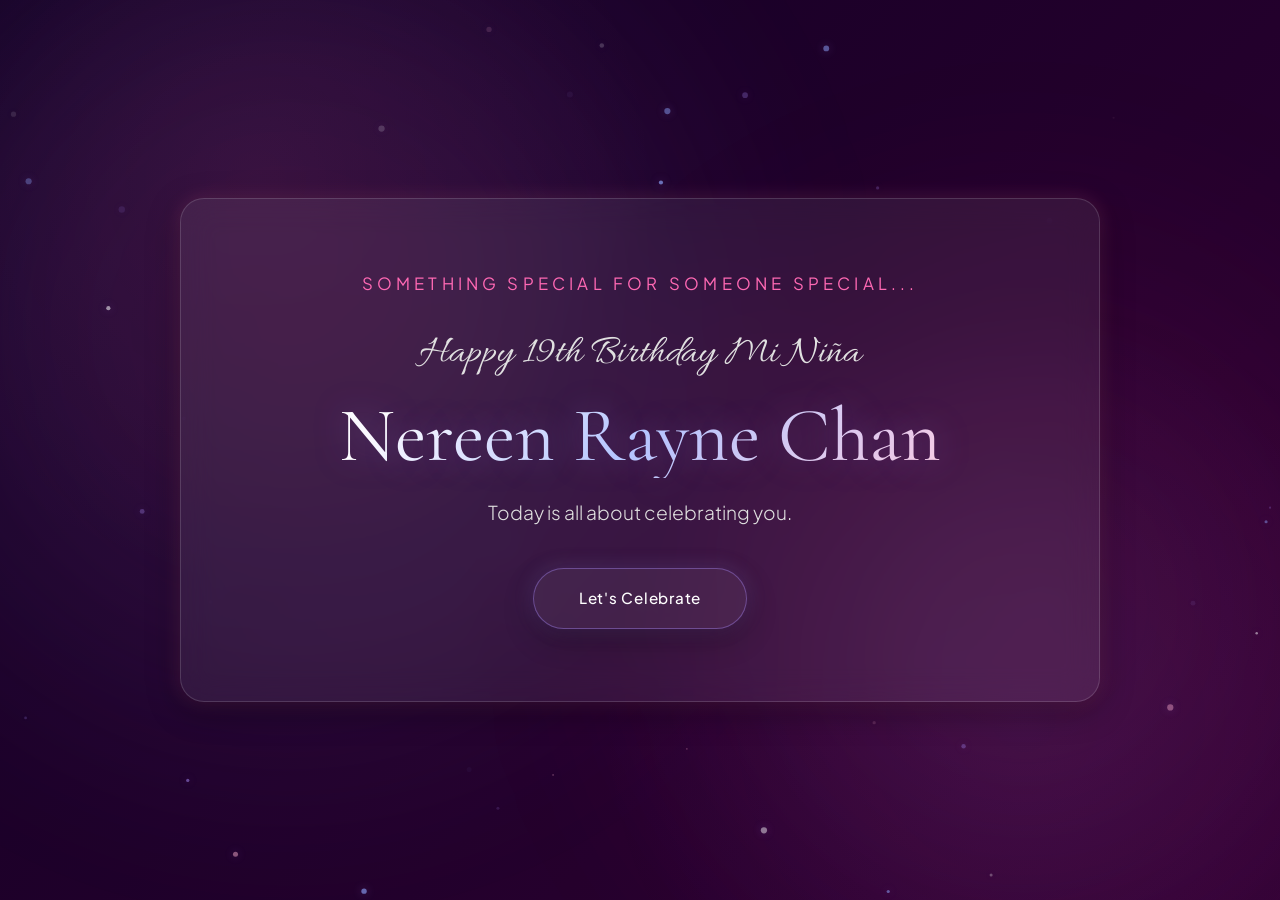
<file: index.html>
<!DOCTYPE html>
<html lang="en">
<head>
    <meta charset="UTF-8">
    <meta name="viewport" content="width=device-width, initial-scale=1.0">
    <title>Chapter 19 | Nereen Rayne Chan ✨</title>
    <link rel="preconnect" href="https://fonts.googleapis.com">
    <link rel="preconnect" href="https://fonts.gstatic.com" crossorigin>
    <link href="https://fonts.googleapis.com/css2?family=Cormorant+Garamond:ital,wght@0,300;0,400;0,600;1,400&family=Plus+Jakarta+Sans:wght@300;400;500;600&display=swap" rel="stylesheet">
    <link href="https://fonts.googleapis.com/css2?family=Allura&display=swap" rel="stylesheet">
    <link rel="stylesheet" href="css/style.css">
    <link rel="stylesheet" href="css/responsive.css">
</head>
<body data-page="index">
    <div id="loader" class="loader">
        <div class="loader-content">
            <span class="loader-text">For you...</span>
            <div class="loader-glow"></div>
        </div>
    </div>

    <div class="ambient-glow bg-glow-primary"></div>
    <div class="ambient-glow bg-glow-secondary"></div>
    <canvas id="particle-canvas" class="particle-canvas"></canvas>

    <main class="page-wrapper center-content">
        <section class="hero-card glass-panel fade-in">
            <p class="subtitle">Something special for someone special...</p>
            <h2 class="hero-eyebrow">Happy 19th Birthday Mi Niña</h2>
            <h1 class="hero-name glow-text">Nereen Rayne Chan</h1>
            <p class="hero-tagline">Today is all about celebrating you.</p>

            <div class="cta-wrapper">
                <a href="pages/birthday.html" class="btn-primary transition-trigger">
                    <span>Let's Celebrate</span>
                    <div class="btn-glow"></div>
                </a>
            </div>
        </section>
    </main>

    <script src="js/effects.js"></script>
    <script src="js/main.js"></script>
</body>
</html>
</file>
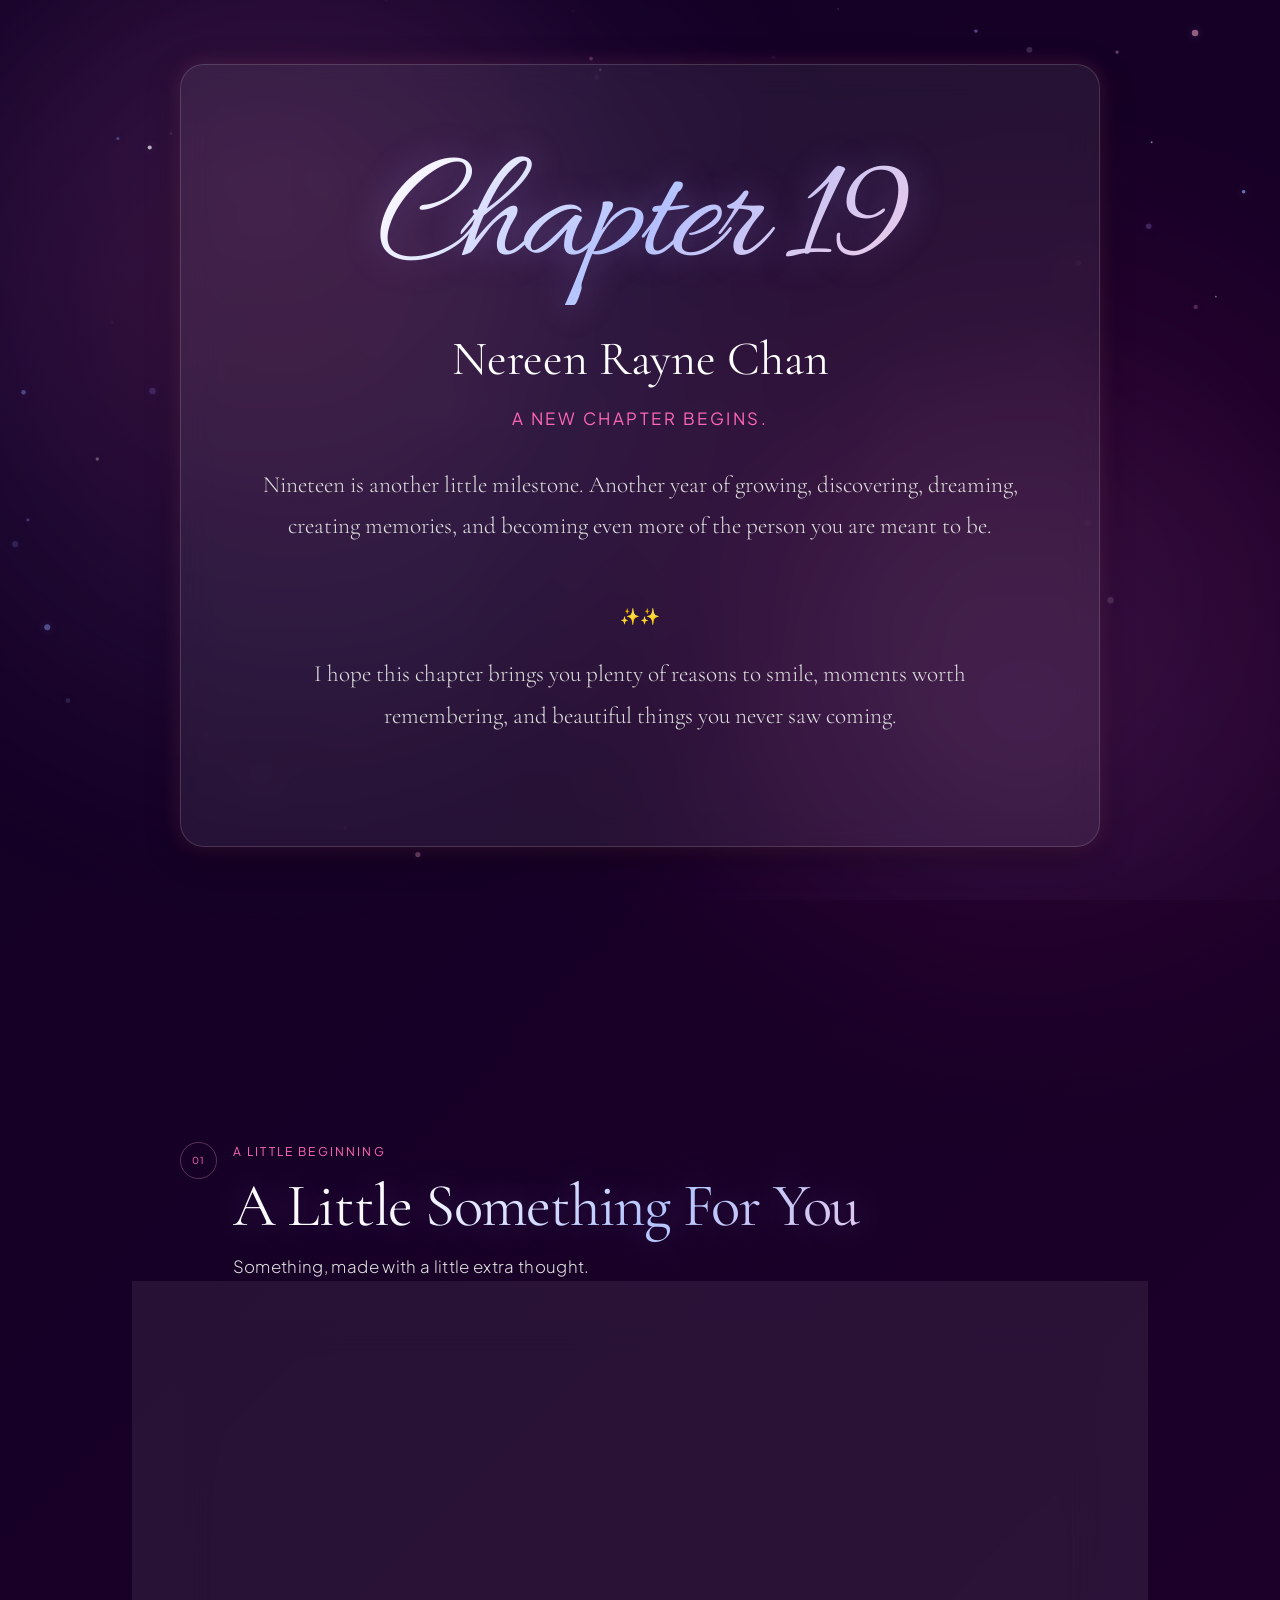
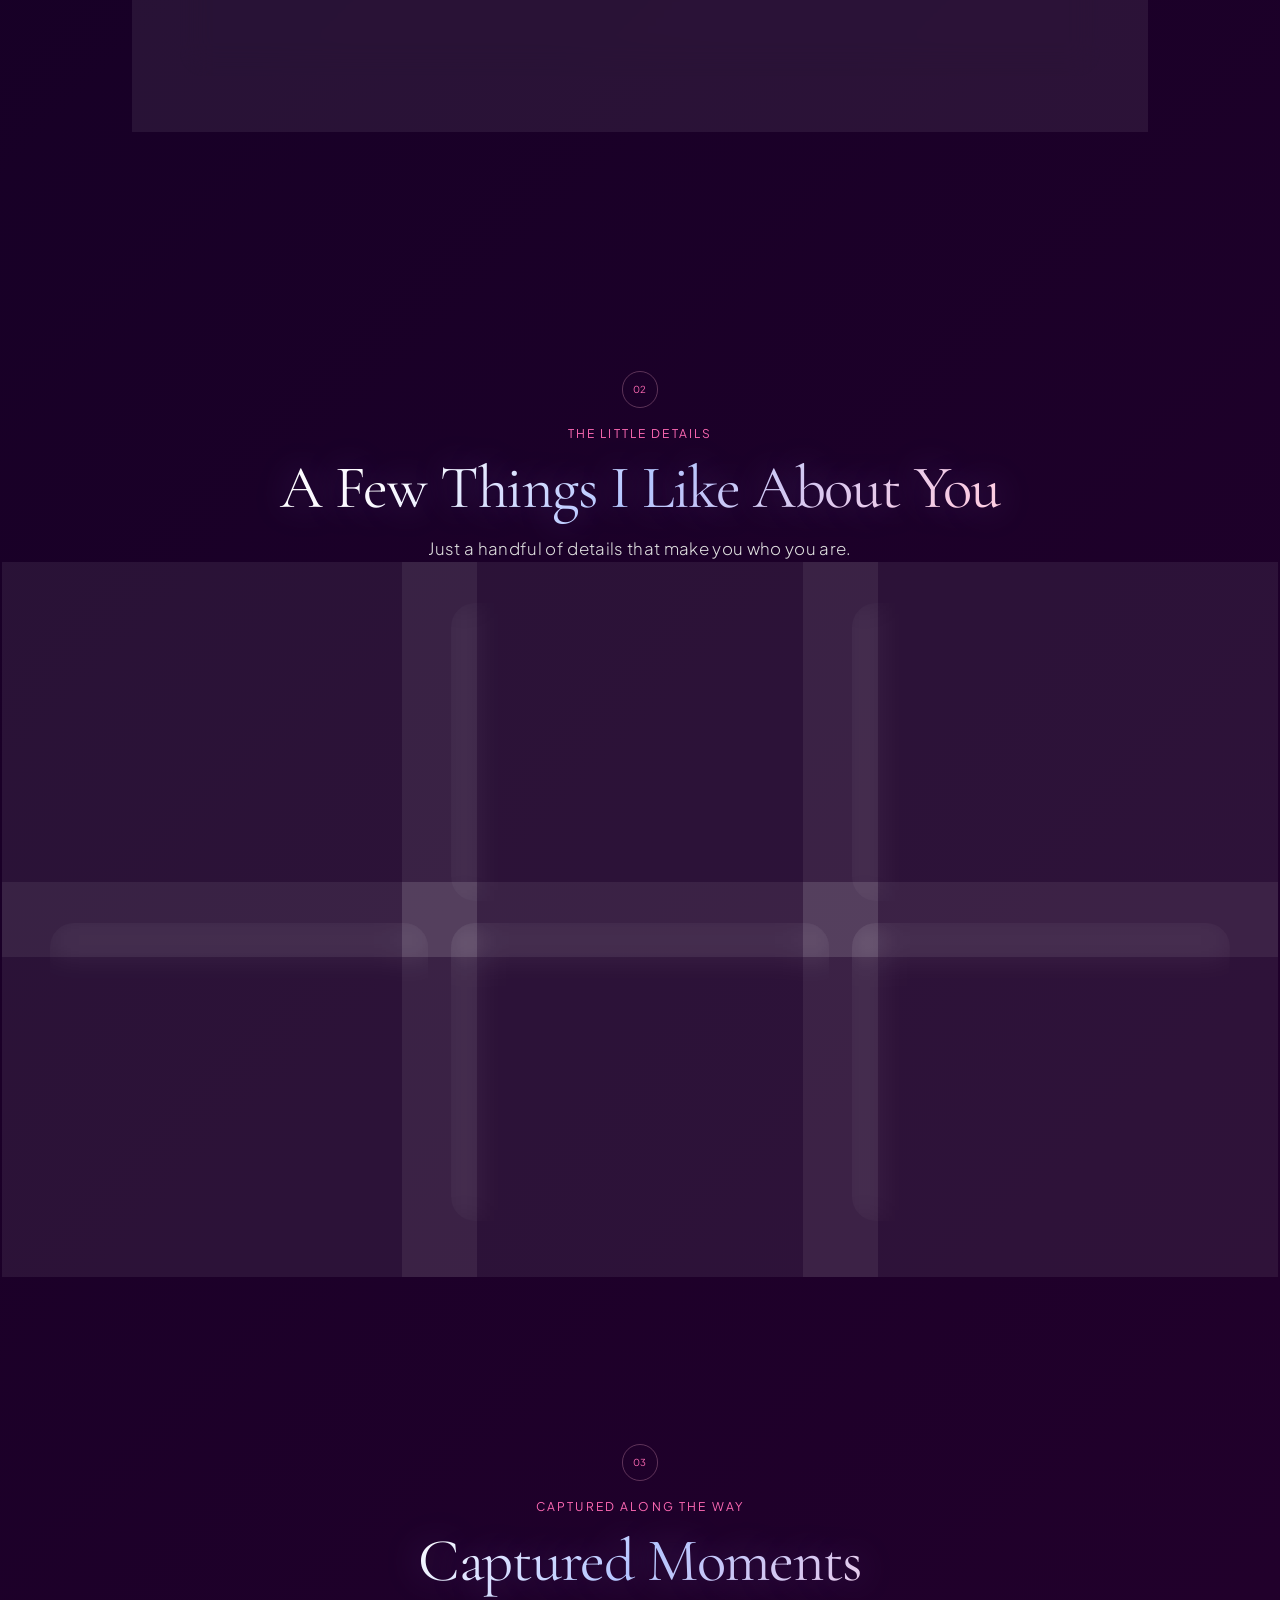
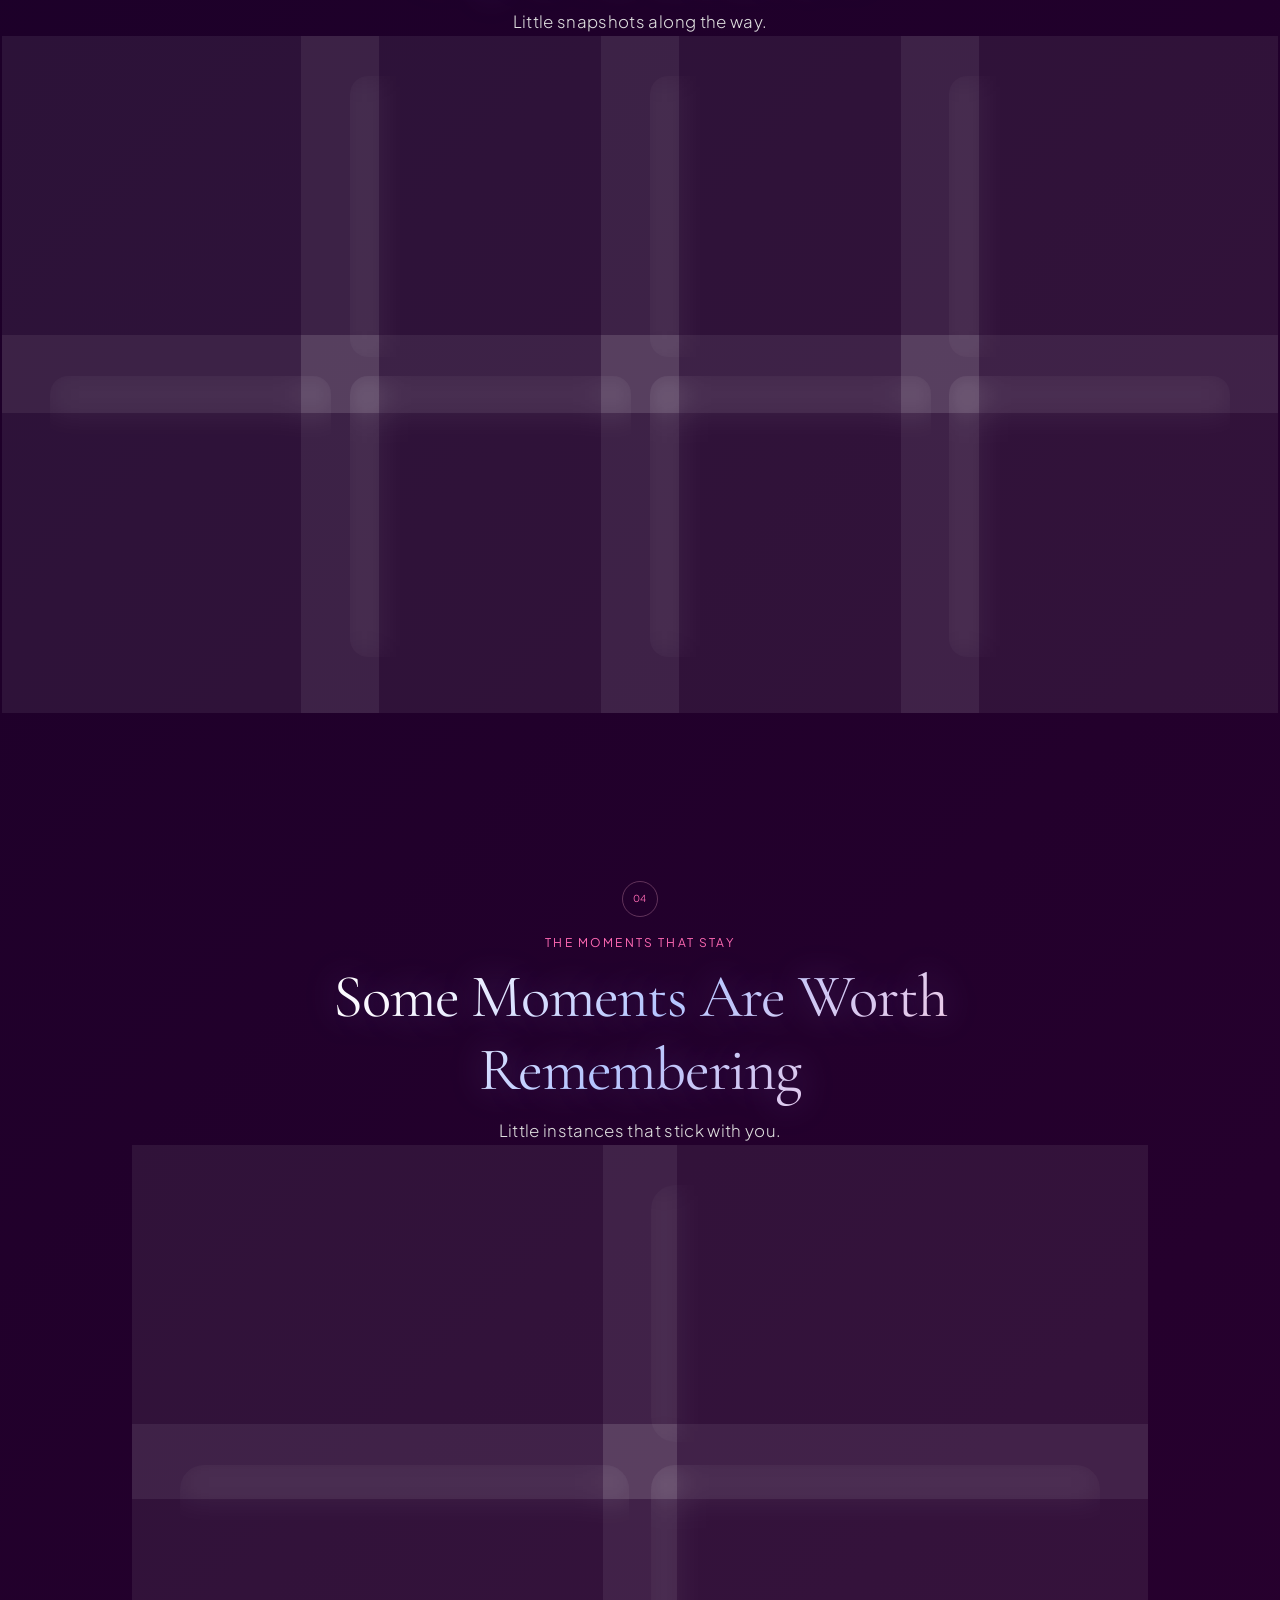
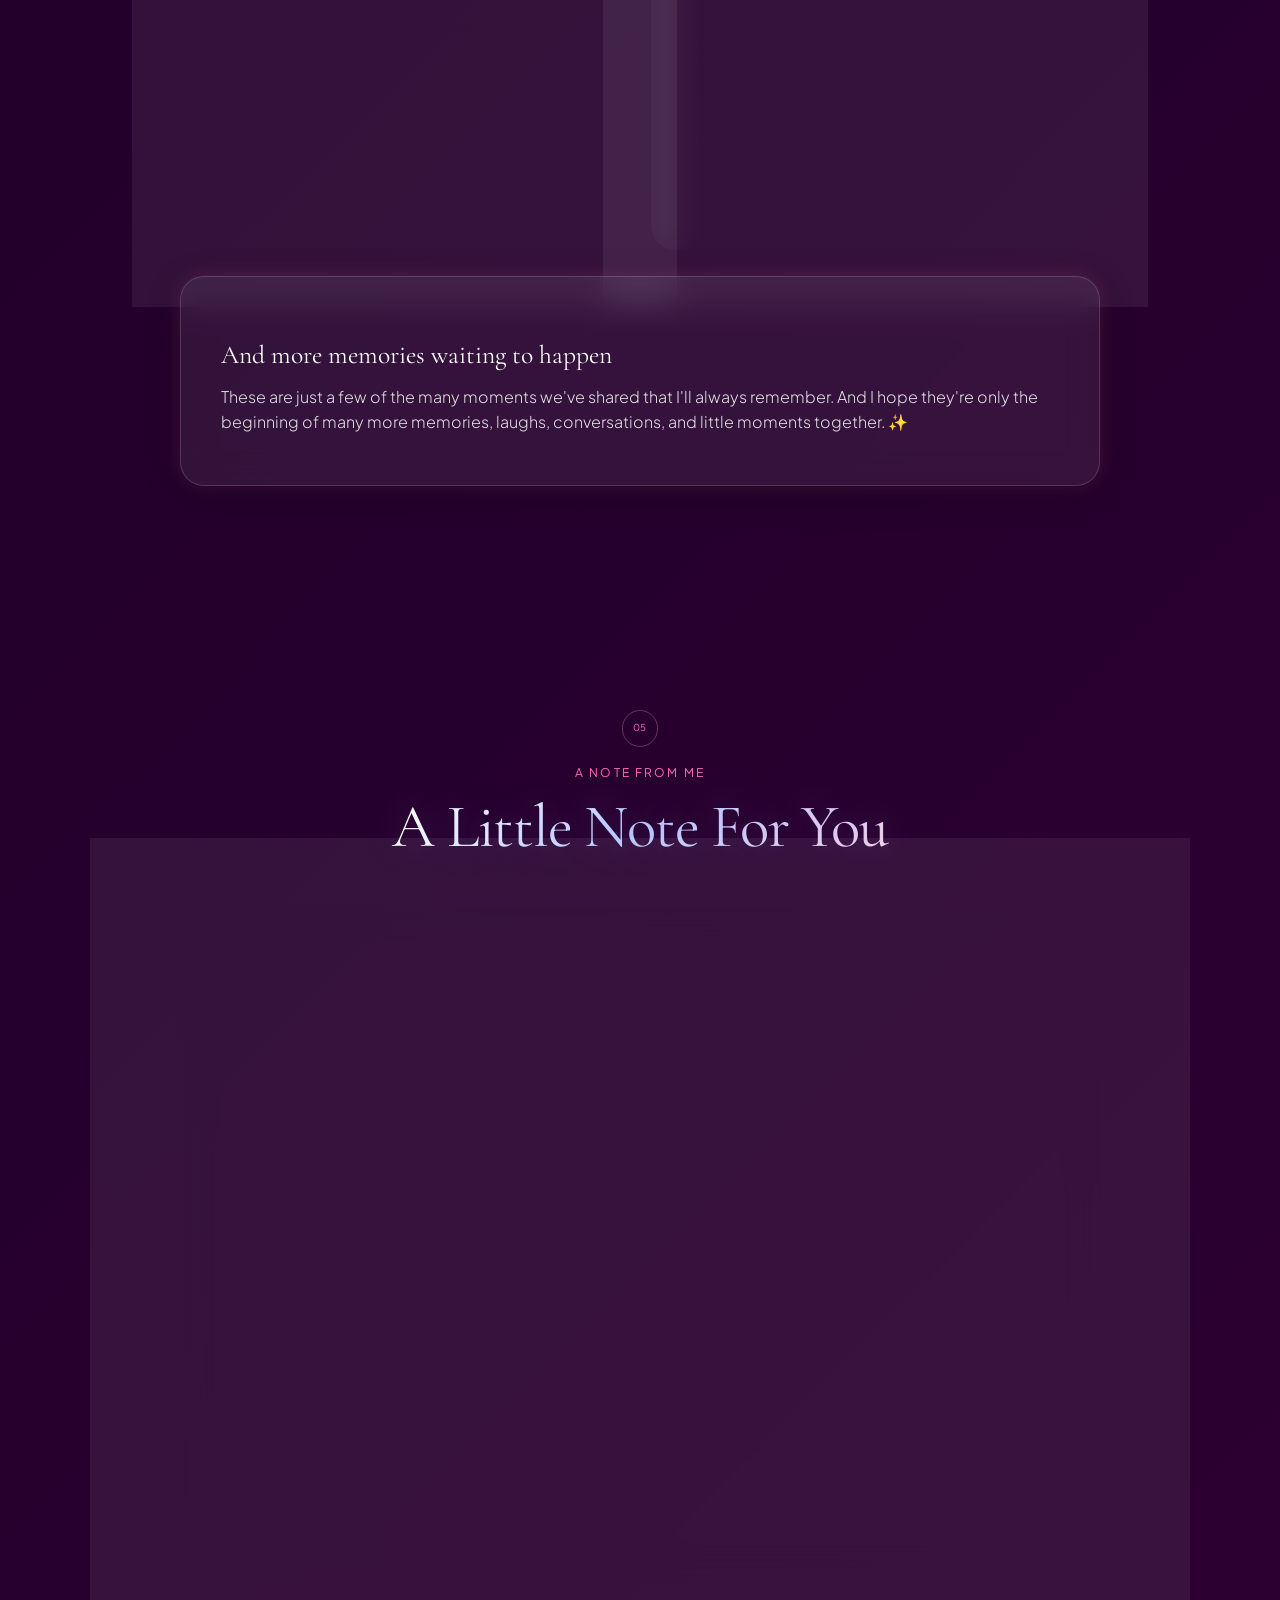
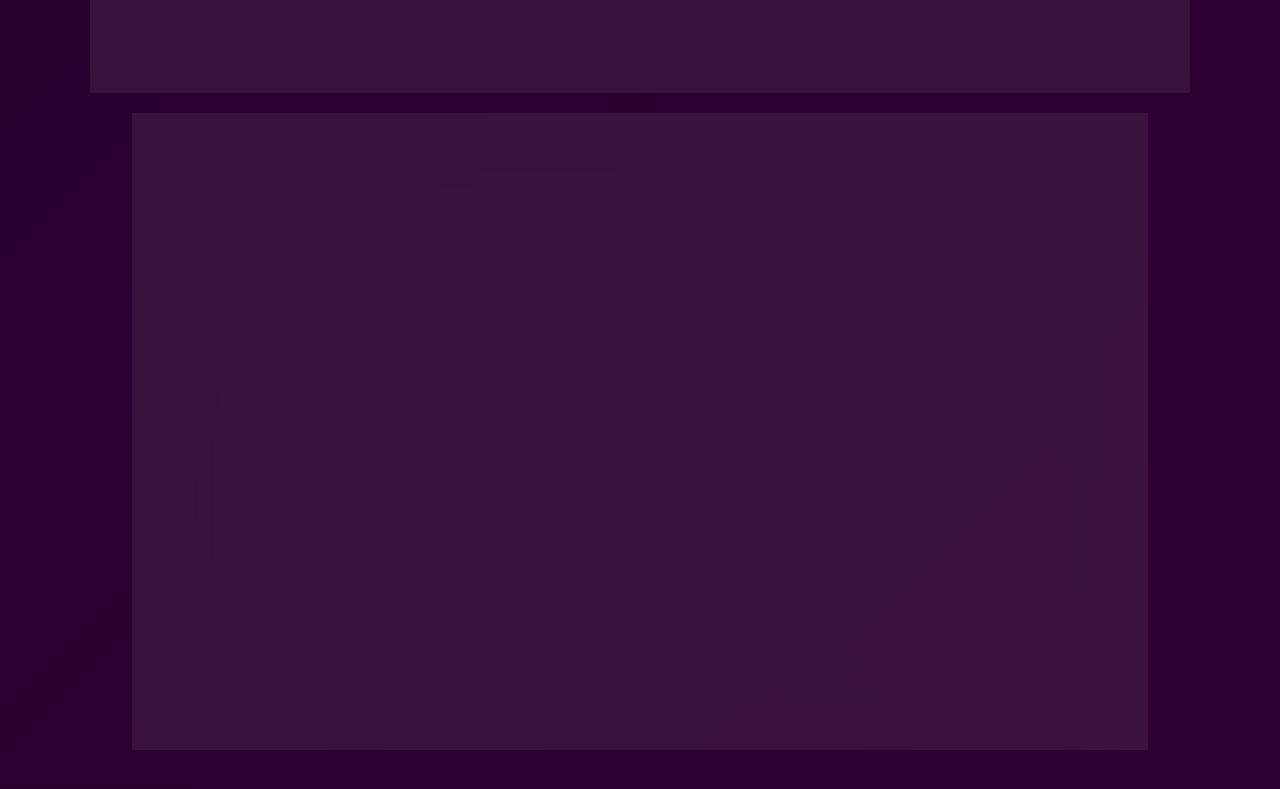
<file: pages/birthday.html>
<!DOCTYPE html>
<html lang="en">
<head>
    <meta charset="UTF-8">
    <meta name="viewport" content="width=device-width, initial-scale=1.0">
    <title>Chapter 19 | Nereen Rayne Chan ✨</title>
    <link rel="preconnect" href="https://fonts.googleapis.com">
    <link rel="preconnect" href="https://fonts.gstatic.com" crossorigin>
    <link href="https://fonts.googleapis.com/css2?family=Cormorant+Garamond:ital,wght@0,300;0,400;0,600;1,400&display=swap" rel="stylesheet">
    <link href="https://fonts.googleapis.com/css2?family=Plus+Jakarta+Sans:wght@300;400;500;600&display=swap" rel="stylesheet">
    <link href="https://fonts.googleapis.com/css2?family=Allura&display=swap" rel="stylesheet">
    <link rel="stylesheet" href="../css/style.css">
    <link rel="stylesheet" href="../css/responsive.css">
</head>
<body data-page="birthday">
    <div class="ambient-glow bg-glow-primary"></div>
    <div class="ambient-glow bg-glow-secondary"></div>
    <canvas id="particle-canvas" class="particle-canvas"></canvas>



    <main class="birthday-page" id="top">
        <!-- Section 1: Birthday opening -->
        <section class="birthday-section birthday-opening" id="birthday">
            <div class="birthday-hero-card glass-panel fade-in">
                
                <div class="number-display glow-text">Chapter 19</div>
                <h1 class="page-title">Nereen Rayne Chan</h1>
                <p class="chapter-tag">A new chapter begins.</p>
                <p class="editorial-text">
                    Nineteen is another little milestone. Another year of growing, discovering, dreaming, creating memories, and becoming even more of the person you are meant to be.
                </p> <br>
                <p>✨✨</p> <br>

                <p class="editorial-text">
                    I hope this chapter brings you plenty of reasons to smile, moments worth remembering, and beautiful things you never saw coming.
                </p>
            </div>
        </section>

        <!-- Section 2: Introduction -->
        <section class="birthday-section" id="intro">
            <div class="section-shell">
                <div class="section-heading fade-in">
                    <span class="section-number">01</span>
                    <div>
                        <p class="section-label">A little beginning</p>
                        <h2 class="section-title glow-text">A Little Something For You</h2>
                        <p class="section-subtitle">Something, made with a little extra thought.</p>
                    </div>
                </div>

                <article class="story-card glass-panel section-card fade-in">
                    <div class="story-content text-block">
                        <p>I wanted to make you something a little different this time.</p>
                        <p>Nothing too complicated. Just a little something, simple, thoughtful, and made especially for you. A little reminder that your special day was worth putting some extra effort into..✨</p>
                    </div>
                </article>
            </div>
        </section>

        <!-- Section 3: Things I Like -->
        <section class="birthday-section" id="things">
            <div class="section-shell wide-shell">
                <div class="section-heading centered-heading fade-in">
                    <span class="section-number">02</span>
                    <p class="section-label">The little details</p>
                    <h2 class="section-title glow-text">A Few Things I Like About You</h2>
                    <p class="section-subtitle">Just a handful of details that make you who you are.</p>
                </div>

                <div class="cards-grid birthday-cards-grid fade-in">
                    <article class="feature-card glass-panel">
                        <div class="card-icon">✦</div>
                        <h3>Your Smile</h3>
                        <p>There's something about your smile that can completely change the feeling of a moment. It's one of those little things I don't think you'll ever realize how much I notice..</p>
                    </article>
                    <article class="feature-card glass-panel">
                        <div class="card-icon">✧</div>
                        <h3>Your Personality</h3>
                        <p>You're genuinely one of those people who are just wonderful to be around. There's something about the way you are that makes time spent with you feel effortless..</p>
                    </article>
                    <article class="feature-card glass-panel">
                        <div class="card-icon">✦</div>
                        <h3>Your Energy</h3>
                        <p>You have this way of making even ordinary moments feel a little more fun. Somehow, you can make a simple moment feel like one worth remembering.</p>
                    </article>
                    <article class="feature-card glass-panel">
                        <div class="card-icon">✧</div>
                        <h3>Your Kindness</h3>
                        <p>It's often the little things you do that say the most about who you are. You might not always notice them, but they're the kind of things that make me appreciate you even more.</p>
                    </article>
                    <article class="feature-card glass-panel">
                        <div class="card-icon">✦</div>
                        <h3>Your Laugh</h3>
                        <p>Honestly, your laugh is one of those things that's hard not to smile at. There's just something about it that makes the moment feel a little happier.</p>
                    </article>
                    <article class="feature-card glass-panel">
                        <div class="card-icon">✧</div>
                        <h3>Just Being You</h3>
                        <p>Maybe this is the simplest one, but it's probably the most important. I like you for all those little things that make you you — and I hope you never feel like you have to change that.</p>
                    </article>
                </div>
            </div>
        </section>

        <!-- Section 4: Memories -->
        <section class="birthday-section" id="memories">
            <div class="section-shell wide-shell">
                <div class="section-heading centered-heading fade-in">
                    <span class="section-number">03</span>
                    <p class="section-label">Captured along the way</p>
                    <h2 class="section-title glow-text">Captured Moments</h2>
                    <p class="section-subtitle">Little snapshots along the way.</p>
                </div>

                <div class="gallery-grid birthday-gallery fade-in">
                    <div class="gallery-item glass-panel">
                        <img src="../assets/images/photo1.jpg" alt="Memory 1" loading="lazy">
                        <div class="gallery-glow"></div>
                    </div>
                    <div class="gallery-item glass-panel">
                        <img src="../assets/images/photo2.jpg" alt="Memory 2" loading="lazy">
                        <div class="gallery-glow"></div>
                    </div>
                    <div class="gallery-item glass-panel">
                        <img src="../assets/images/photo3.jpg" alt="Memory 3" loading="lazy">
                        <div class="gallery-glow"></div>
                    </div>
                    <div class="gallery-item glass-panel">
                        <img src="../assets/images/photo4.jpg" alt="Memory 4" loading="lazy">
                        <div class="gallery-glow"></div>
                    </div>
                    <div class="gallery-item glass-panel">
                        <img src="../assets/images/photo5.jpg" alt="Memory 5" loading="lazy">
                        <div class="gallery-glow"></div>
                    </div>
                    <div class="gallery-item glass-panel">
                        <img src="../assets/images/photo6.jpg" alt="Memory 6" loading="lazy">
                        <div class="gallery-glow"></div>
                    </div>
                    <div class="gallery-item glass-panel">
                        <img src="../assets/images/photo7.jpg" alt="Memory 7" loading="lazy">
                        <div class="gallery-glow"></div>
                    </div>
                    <div class="gallery-item glass-panel">
                        <img src="../assets/images/photo8.jpg" alt="Memory 8" loading="lazy">
                        <div class="gallery-glow"></div>
                    </div>
                </div>
            </div>
        </section>

        <!-- Section 5: Moments -->
        <section class="birthday-section" id="moments">
            <div class="section-shell">
                <div class="section-heading centered-heading fade-in">
                    <span class="section-number">04</span>
                    <p class="section-label">The moments that stay</p>
                    <h2 class="section-title glow-text">Some Moments Are Worth Remembering</h2>
                    <p class="section-subtitle">Little instances that stick with you.</p>
                </div>

                <div class="moments-list birthday-moments-grid fade-in">
                    <article class="moment-card glass-panel">
                        <span class="moment-tag"></span>
                        <h3>That evening on the balcony...</h3>
                        <p>Where we had our first real conversation, and I finally got the chance to tell you just how much I really liked you. It's a moment I'll always remember because it was the beginning of something that became really special to me.</p>
                    </article>
                    <article class="moment-card glass-panel">
                        <span class="moment-tag"></span>
                        <h3>That first kiss...</h3>
                        <p>One of the most memorable moments for me. Not only because it was my first kiss with you, but because it was my first real kiss, and I'm genuinely glad it was with you.</p>
                    </article>
                    <article class="moment-card glass-panel">
                        <span class="moment-tag"></span>
                        <h3>Those good morning & good night messages...</h3>
                        <p>The little messages that might seem simple, but somehow became some of my favorite parts of the day. There's something special about waking up to a message from you and ending the day with one too.</p>
                    </article>
                    <article class="moment-card glass-panel">
                        <span class="moment-tag"></span>
                        <h3>Those late-night calls...</h3>
                        <p>The calls before going to sleep, listening to you yap about how your day went, the things that happened, or whatever little story you suddenly felt like telling me. I honestly enjoy every bit of it. And those moments when we don't hang up and just fall asleep on the phone...</p>
                        <br>
                        <p>Even though you're on the other side of the phone, somehow it feels like you're right there beside me. And I really love that feeling.</p>
                    </article>
                </div>
                <br>

                <article class="moment-card glass-panel">
                        <span class="moment-tag"></span>
                        <h3>And more memories waiting to happen</h3>
                        <p>These are just a few of the many moments we've shared that I'll always remember. And I hope they're only the beginning of many more memories, laughs, conversations, and little moments together. ✨</p>
                </article>
                
            </div>
        </section>

        <!-- Section 6: Letter -->
        <section class="birthday-section" id="letter">
            <div class="section-shell">
                <div class="section-heading centered-heading fade-in">
                    <span class="section-number">05</span>
                    <p class="section-label">A note from me</p>
                    <h2 class="section-title glow-text">A Little Note For You</h2>
                </div>

                <article class="letter-card glass-panel section-card fade-in">
                    <div class="letter-body">
                        <p>I don't always know how to put things into words, but I wanted to make sure you knew that I'm really glad I got the chance to know you.</p>
                        <p>You're someone I've genuinely enjoyed having in my life, and I appreciate the little things about you more than you probably realize.</p>
                        <p>So for your 19th birthday, I just wanted to make something that was yours.</p>
                        <p>I hope this year brings you beautiful moments, unexpected happiness, new adventures, and plenty of reasons to smile.</p>
                        <p>You deserve a really good year.</p>

                        <p class="letter-closing">Happy 19th birthday, Mi Niña. ✨ </p>
                    </div>
                </article>
            </div>
        </section>

        <!-- Final CTA: Surprise -->
        <section class="birthday-section birthday-surprise-cta" id="surprise-invitation">
            <div class="section-shell">
                <article class="final-card glass-panel fade-in">
                    <p class="final-eyebrow">Before You Go...</p>
                    <h2 class="final-name glow-text">One Last Thing</h2>
                    <p class="final-quote">🎂 One last little birthday message...</p>
                    <div class="divider-line"></div>
                    <div class="section-cta">
                        <a href="surprise.html" class="btn-primary transition-trigger">
                            <span>One Last Message ✨</span>
                            <div class="btn-glow"></div>
                        </a>
                    </div>
                </article>
            </div>
        </section>
        
    </main>

    <script src="../js/effects.js"></script>
    <script src="../js/gallery.js"></script>
    <script src="../js/main.js"></script>
</body>
</html>
</file>
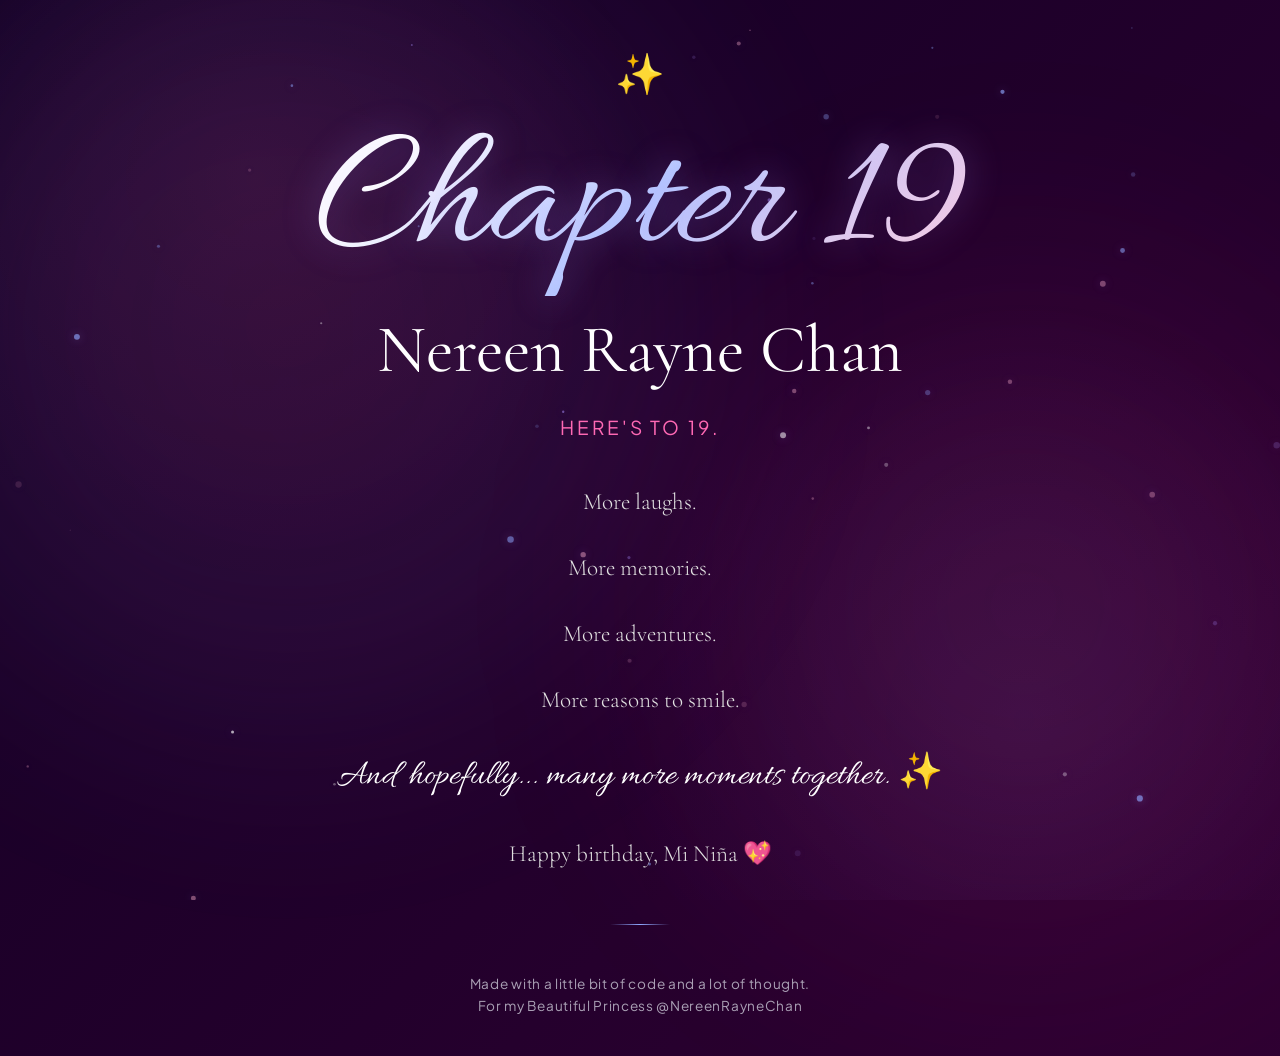
<file: pages/surprise.html>
<!DOCTYPE html>
<html lang="en">
<head>
    <meta charset="UTF-8">
    <meta name="viewport" content="width=device-width, initial-scale=1.0">
    <title>Surprise | Nereen Rayne Chan ✨</title>
    <link rel="preconnect" href="https://fonts.googleapis.com">
    <link rel="preconnect" href="https://fonts.gstatic.com" crossorigin>
    <link href="https://fonts.googleapis.com/css2?family=Cormorant+Garamond:ital,wght@0,300;0,400;0,600;1,400&display=swap" rel="stylesheet">
    <link href="https://fonts.googleapis.com/css2?family=Plus+Jakarta+Sans:wght@300;400;500;600&display=swap" rel="stylesheet">
    <link href="https://fonts.googleapis.com/css2?family=Allura&display=swap" rel="stylesheet">
    <link rel="stylesheet" href="../css/style.css">
    <link rel="stylesheet" href="../css/responsive.css">
</head>
<body data-page="surprise">
    <div class="ambient-glow bg-glow-primary" id="surprise-glow-1"></div>
    <div class="ambient-glow bg-glow-secondary" id="surprise-glow-2"></div>
    <div class="surprise-burst-layer" id="burst-layer"></div>
    <canvas id="particle-canvas" class="particle-canvas"></canvas>

    <main class="page-wrapper center-content">
        <section class="surprise-stage" id="surprise-stage" aria-hidden="false">
            <div class="reveal-content">
                <div class="sparkle-icon">✨</div>
                <div class="reveal-number glow-text">Chapter 19</div>
                <h1 class="reveal-name">Nereen Rayne Chan</h1>
                <p class="reveal-toast">Here's to 19.</p>
                <div class="reveal-lines">
                    <p class="line">More laughs.</p>
                    <p class="line">More memories.</p>
                    <p class="line">More adventures.</p>
                    <p class="line">More reasons to smile.</p>
                    <p class="line highlight">And hopefully... many more moments together. ✨</p>
                    <p class="line">Happy birthday, Mi Niña 💖</p>
                </div>
                <div class="divider-line"></div>
                <p class="credit-line">Made with a little bit of code and a lot of thought.</p>
                <p class="credit-line">For my Beautiful Princess @NereenRayneChan</p>
            </div>

            
        </section>
    </main>

    <script src="../js/effects.js"></script>
    <script src="../js/main.js"></script>
</body>
</html>
</file>
<file: css/style.css>
:root {
    --bg-primary: #0d001a;
    --bg-secondary: #1f002b;
    --violet: #a78bfa;
    --violet-blue: #8fa8ff;
    --soft-blue: #b7c9ff;
    --pink: #ff69b4;
    --soft-pink: #ffd0e2;
    --champagne: #f7e7ce;
    --text-primary: #ffffff;
    --text-secondary: #e0e0e0;
    --text-muted: #aaa0b5;
    --glass-bg: rgba(255, 255, 255, 0.07);
    --glass-border: rgba(255, 255, 255, 0.15);
    --glass-glow: rgba(255, 105, 180, 0.20);
    --font-heading: 'Cormorant Garamond', Georgia, serif;
    --font-sans: 'Plus Jakarta Sans', -apple-system, BlinkMacSystemFont, sans-serif;
    --font-script: 'Allura', cursive;
    --transition-smooth: all 0.5s cubic-bezier(0.16, 1, 0.3, 1);
}

*, *::before, *::after {
    box-sizing: border-box;
    margin: 0;
    padding: 0;
}

html {
    background: var(--bg-primary);
    color: var(--text-primary);
    font-family: var(--font-sans);
    font-size: 16px;
    line-height: 1.6;
    overflow-x: hidden;
    scroll-behavior: smooth;
    -webkit-font-smoothing: antialiased;
}

body {
    min-height: 100svh;
    width: 100%;
    position: relative;
    background: linear-gradient(-45deg, #0d001a, #1f002b, #380036, #120024);
    background-size: 400% 400%;
    animation: gradientBG 15s ease infinite;
    display: flex;
    flex-direction: column;
    overflow-x: hidden;
}

@keyframes gradientBG {
    0% { background-position: 0% 50%; }
    50% { background-position: 100% 50%; }
    100% { background-position: 0% 50%; }
}

/* Story-page atmospheric overlay */
body::before {
    content: "";
    position: fixed;
    inset: 0;
    pointer-events: none;
    z-index: 0;
    background:
        radial-gradient(circle at 20% 20%, rgba(255, 105, 180, 0.08), transparent 32%),
        radial-gradient(circle at 80% 80%, rgba(167, 139, 250, 0.08), transparent 34%);
}

a, button {
    -webkit-tap-highlight-color: transparent;
}

button {
    font: inherit;
}

.ambient-glow {
    position: fixed;
    border-radius: 50%;
    filter: blur(120px);
    pointer-events: none;
    z-index: 0;
    opacity: 0.6;
    animation: pulse-glow 10s ease-in-out infinite alternate;
}

.bg-glow-primary {
    top: -10%;
    left: -10%;
    width: 65vw;
    height: 65vw;
    background: radial-gradient(circle, rgba(255, 105, 180, 0.18) 0%, rgba(167, 139, 250, 0.14) 60%, transparent 100%);
}

.bg-glow-secondary {
    bottom: -10%;
    right: -10%;
    width: 60vw;
    height: 60vw;
    background: radial-gradient(circle, rgba(255, 105, 180, 0.20) 0%, rgba(255, 20, 147, 0.10) 60%, transparent 100%);
    animation-delay: -5s;
}

@keyframes pulse-glow {
    0% { transform: scale(1) translate(0, 0); opacity: 0.5; }
    50% { transform: scale(1.08) translate(2%, 3%); opacity: 0.7; }
    100% { transform: scale(0.95) translate(-2%, -1%); opacity: 0.5; }
}

.particle-canvas {
    position: fixed;
    inset: 0;
    width: 100%;
    height: 100%;
    pointer-events: none;
    z-index: 1;
}

.page-wrapper {
    position: relative;
    z-index: 2;
    min-height: 100svh;
    width: 100%;
    max-width: 1200px;
    margin: 0 auto;
    padding: 2.5rem 1.5rem;
    display: flex;
    flex-direction: column;
}

.center-content {
    justify-content: center;
    align-items: center;
}

.scrollable-content {
    justify-content: flex-start;
    align-items: center;
}

.glass-panel {
    background: rgba(255, 255, 255, 0.07);
    backdrop-filter: blur(16px);
    -webkit-backdrop-filter: blur(16px);
    border: 1px solid rgba(255, 255, 255, 0.15);
    box-shadow:
        0 8px 32px 0 rgba(0, 0, 0, 0.37),
        0 0 20px rgba(255, 105, 180, 0.20);
    border-radius: 24px;
    position: relative;
    overflow: hidden;
}

.glow-text {
    background: linear-gradient(135deg, #ffffff 20%, var(--soft-blue) 50%, var(--soft-pink) 90%);
    -webkit-background-clip: text;
    -webkit-text-fill-color: transparent;
    background-clip: text;
    text-shadow: 0 0 35px rgba(167, 139, 250, 0.35);
}

.section-header {
    text-align: center;
    margin-bottom: 3.5rem;
    max-width: 700px;
}

.section-title {
    font-family: var(--font-heading);
    font-size: clamp(2.2rem, 5vw, 3.8rem);
    font-weight: 400;
    line-height: 1.2;
    letter-spacing: -0.02em;
    margin-bottom: 0.75rem;
}

.section-subtitle {
    color: var(--text-secondary);
    font-size: 1.05rem;
    font-weight: 300;
    letter-spacing: 0.02em;
}

.cta-wrapper,
.section-cta {
    margin-top: 2.5rem;
    display: flex;
    justify-content: center;
}

.btn-primary, .btn-secondary {
    position: relative;
    display: inline-flex;
    align-items: center;
    justify-content: center;
    min-height: 52px;
    padding: 1.1rem 2.8rem;
    border-radius: 100px;
    font-family: var(--font-sans);
    font-size: 0.95rem;
    font-weight: 500;
    letter-spacing: 0.05em;
    text-decoration: none;
    cursor: pointer;
    transition: var(--transition-smooth);
    border: none;
    outline: none;
    text-align: center;
}

.btn-primary {
    background: rgba(255, 255, 255, 0.06);
    color: var(--text-primary);
    border: 1px solid rgba(167, 139, 250, 0.4);
    box-shadow: 0 10px 30px rgba(0, 0, 0, 0.3), 0 0 20px rgba(167, 139, 250, 0.2);
}

.btn-primary:hover {
    transform: translateY(-3px);
    border-color: rgba(245, 169, 200, 0.6);
    box-shadow: 0 15px 35px rgba(0, 0, 0, 0.4), 0 0 30px rgba(245, 169, 200, 0.35);
    background: rgba(255, 255, 255, 0.12);
}

.btn-secondary {
    background: rgba(16, 16, 29, 0.6);
    color: var(--text-primary);
    border: 1px solid rgba(255, 255, 255, 0.15);
}

.btn-secondary:hover {
    transform: translateY(-2px);
    border-color: var(--violet-blue);
    background: rgba(143, 168, 255, 0.1);
    box-shadow: 0 0 25px rgba(143, 168, 255, 0.25);
}

.btn-primary span, .btn-secondary span {
    position: relative;
    z-index: 2;
}

.btn-glow {
    position: absolute;
    inset: -20%;
    opacity: 0;
    background: radial-gradient(circle, rgba(245, 169, 200, 0.25), transparent 65%);
    transition: opacity 0.4s ease;
    pointer-events: none;
}

.btn-primary:hover .btn-glow,
.btn-secondary:hover .btn-glow {
    opacity: 1;
}

/* Index / landing page */
.hero-card {
    padding: 4.5rem 3.5rem;
    text-align: center;
    max-width: 920px;
    width: 100%;
    transition: var(--transition-smooth);
}

.hero-card:hover {
    transform: translateY(-8px);
    border-color: rgba(245, 169, 200, 0.4);
    box-shadow:
        0 12px 40px 0 rgba(0, 0, 0, 0.45),
        0 0 30px rgba(255, 105, 180, 0.35);
    background: rgba(255, 255, 255, 0.10);
}

.hero-card .subtitle {
    color: var(--pink);
    text-transform: uppercase;
    font-size: 1.05rem;
    letter-spacing: 0.25em;
    margin-bottom: 1.5rem;
}

.hero-eyebrow {
    font-family: var(--font-script);
    font-size: 2.50rem;
    font-weight: 300;
    color: var(--text-secondary);
    margin-bottom: 0.5rem;
}

.hero-name {
    font-family: var(--font-heading);
    font-size: clamp(2.8rem, 7vw, 4.8rem);
    font-weight: 400;
    line-height: 1.1;
    margin-bottom: 1.2rem;
}

.hero-tagline {
    color: var(--text-secondary);
    font-size: 1.20rem;
    font-weight: 300;
}

/* New single-page birthday experience */
.birthday-page {
    position: relative;
    z-index: 2;
    width: 100%;
}

.birthday-section {
    min-height: 100svh;
    width: 100%;
    display: flex;
    align-items: center;
    justify-content: center;
    padding: 7rem 1.5rem;
}

.birthday-opening {
    min-height: calc(100svh - 3.5rem);
    padding-top: 4rem;
}

.birthday-hero-card {
    width: min(920px, 100%);
    padding: clamp(3rem, 7vw, 5rem) clamp(1.5rem, 6vw, 4.5rem);
    text-align: center;
    transition: var(--transition-smooth);
}

.birthday-hero-card:hover {
    transform: translateY(-8px);
    border-color: rgba(245, 169, 200, 0.4);
    box-shadow:
        0 12px 40px 0 rgba(0, 0, 0, 0.45),
        0 0 30px rgba(255, 105, 180, 0.35);
    background: rgba(255, 255, 255, 0.10);
}

.section-shell {
    width: min(920px, 100%);
    margin: 0 auto;
}

.wide-shell {
    width: min(1180px, 100%);
}

.section-heading {
    display: grid;
    grid-template-columns: auto 1fr;
    gap: 1rem;
    align-items: start;
    margin-bottom: 2.5rem;
}

.centered-heading {
    display: block;
    text-align: center;
    max-width: 780px;
    margin-left: auto;
    margin-right: auto;
}

.section-number {
    display: inline-flex;
    align-items: center;
    justify-content: center;
    width: 2.3rem;
    height: 2.3rem;
    border-radius: 50%;
    color: var(--pink);
    border: 1px solid rgba(245, 169, 200, 0.3);
    font-size: 0.60rem;
    letter-spacing: 0.08em;
}

.centered-heading .section-number {
    margin-bottom: 1rem;
}

.section-label {
    color: var(--pink);
    text-transform: uppercase;
    letter-spacing: 0.18em;
    font-size: 0.75rem;
    margin-bottom: 0.55rem;
}

.section-heading .section-title {
    margin-bottom: 0.7rem;
}

.number-display {
    font-family: var(--font-script);
    font-size: clamp(5rem, 15vw, 10rem);
    line-height: 1;
    font-weight: 400;
    margin-bottom: 1rem;
    letter-spacing: -0.04em;
}

.page-title {
    font-family: var(--font-heading);
    font-size: clamp(2rem, 5vw, 3rem);
    font-weight: 400;
    margin-bottom: 0.5rem;
}

.chapter-tag {
    color: var(--pink);
    font-size: 1.05rem;
    letter-spacing: 0.15em;
    text-transform: uppercase;
    margin-bottom: 2rem;
}

.editorial-text {
    font-family: var(--font-heading);
    font-size: clamp(1.15rem, 2.2vw, 1.45rem);
    line-height: 1.8;
    color: var(--text-secondary);
    margin-bottom: 1.8rem;
    font-weight: 300;
    
}

.scroll-cue {
    display: inline-flex;
    align-items: center;
    gap: 0.7rem;
    margin-top: 2.5rem;
    color: var(--text-muted);
    text-decoration: none;
    font-size: 0.75rem;
    letter-spacing: 0.08em;
    text-transform: uppercase;
    transition: var(--transition-smooth);
}

.scroll-cue:hover {
    color: var(--text-primary);
    transform: translateY(3px);
}

.scroll-cue span:last-child {
    font-size: 1.1rem;
    color: var(--violet-blue);
}

.section-card {
    width: 100%;
}

.story-card {
    padding: 4rem 3.5rem;
    text-align: center;
    transition: var(--transition-smooth);
}

.story-card:hover {
    transform: translateY(-8px);
    border-color: rgba(245, 169, 200, 0.4);
    box-shadow:
        0 12px 40px 0 rgba(0, 0, 0, 0.45),
        0 0 30px rgba(255, 105, 180, 0.35);
    background: rgba(255, 255, 255, 0.10);
}

.text-block p {
    font-family: var(--font-heading);
    font-size: clamp(1.15rem, 2.2vw, 1.45rem);
    line-height: 1.8;
    color: var(--text-secondary);
    margin-bottom: 1.8rem;
    font-weight: 300;
    
}

.teaser-text {
    color: var(--violet-blue);
    font-size: 0.95rem;
    font-style: italic;
    margin-top: 1.5rem;
}

/* Equal-height feature tiles */
.birthday-cards-grid {
    align-items: stretch;
}

.cards-grid {
    display: grid;
    grid-template-columns: repeat(3, minmax(0, 1fr));
    gap: 1.4rem;
    width: 100%;
}

.feature-card {
    min-height: 220px;
    height: 100%;
    padding: 2.2rem 2rem;
    display: flex;
    flex-direction: column;
    transition: var(--transition-smooth);
    background: rgba(255, 255, 255, 0.07);
    border: 1px solid rgba(255, 255, 255, 0.15);
    backdrop-filter: blur(16px);
    -webkit-backdrop-filter: blur(16px);
    box-shadow: 0 8px 32px 0 rgba(0, 0, 0, 0.30), 0 0 20px rgba(255, 105, 180, 0.15);
}

.feature-card:hover {
    transform: translateY(-8px);
    border-color: rgba(245, 169, 200, 0.4);
    box-shadow:
        0 12px 40px 0 rgba(0, 0, 0, 0.45),
        0 0 30px rgba(255, 105, 180, 0.35);
    background: rgba(255, 255, 255, 0.10);
}

.card-icon {
    color: var(--pink);
    font-size: 1.2rem;
    margin-bottom: 1rem;
}

.feature-card h3 {
    font-family: var(--font-heading);
    font-size: 1.6rem;
    font-weight: 400;
    margin-bottom: 0.75rem;
    color: var(--text-primary);
}

.feature-card p {
    color: var(--text-secondary);
    font-size: 0.98rem;
    line-height: 1.6;
    font-weight: 300;
    margin-top: auto;
}

/* Gallery tiles keep a consistent square shape */
.gallery-grid {
    display: grid;
    grid-template-columns: repeat(4, minmax(0, 1fr));
    gap: 1.2rem;
    width: 100%;
}

.gallery-item {
    aspect-ratio: 1 / 1;
    border-radius: 18px;
    overflow: hidden;
    position: relative;
    cursor: default;
    transition: var(--transition-smooth);
}

.gallery-item img {
    width: 100%;
    height: 100%;
    object-fit: cover;
    transition: transform 0.7s cubic-bezier(0.16, 1, 0.3, 1);
    display: block;
}

.gallery-glow {
    position: absolute;
    inset: 0;
    border-radius: 18px;
    box-shadow: inset 0 0 0 1px rgba(255, 255, 255, 0.1);
    pointer-events: none;
    transition: var(--transition-smooth);
}

.gallery-item:hover {
    transform: translateY(-5px) scale(1.02);
    box-shadow: 0 15px 35px rgba(0, 0, 0, 0.5), 0 0 25px rgba(143, 168, 255, 0.3);
}

.gallery-item:hover img {
    transform: scale(1.08);
}

.gallery-item:hover .gallery-glow {
    box-shadow: inset 0 0 0 1px rgba(245, 169, 200, 0.5);
}

/* Moments become a balanced tile grid */
.birthday-moments-grid {
    max-width: none;
    display: grid;
    grid-template-columns: repeat(2, minmax(0, 1fr));
    gap: 1.4rem;
}

.moments-list {
    width: 100%;
    margin: 0 auto;
}

.moment-card {
    min-height: 210px;
    height: 100%;
    padding: 2.2rem 2.5rem;
    display: flex;
    flex-direction: column;
    justify-content: center;
    transition: var(--transition-smooth);
}

.moment-card:hover {
    transform: translateY(-5px);
    border-color: rgba(255, 105, 180, 0.40);
    box-shadow: 0 12px 40px rgba(0, 0, 0, 0.40), 0 0 25px rgba(255, 105, 180, 0.25);
}

.moment-tag {
    font-size: 0.75rem;
    text-transform: uppercase;
    letter-spacing: 0.2em;
    color: var(--violet);
    display: block;
    margin-bottom: 0.5rem;
}

.moment-card h3 {
    font-family: var(--font-heading);
    font-size: 1.6rem;
    font-weight: 400;
    margin-bottom: 0.5rem;
}

.moment-card p {
    color: var(--text-secondary);
    font-weight: 300;
    font-size: 1rem;
}

/* Letter */
.letter-card {
    padding: 4.5rem 4rem;
    max-width: 920px;
    margin: 0 auto;
    border-color: rgba(167, 139, 250, 0.25);
    box-shadow: 0 25px 60px rgba(0, 0, 0, 0.5),
                0 0 40px rgba(167, 139, 250, 0.15);
    transition: var(--transition-smooth);
}

.letter-card:hover {
    transform: translateY(-8px);
    border-color: rgba(245, 169, 200, 0.4);
    box-shadow:
        0 12px 40px 0 rgba(0, 0, 0, 0.45),
        0 0 30px rgba(255, 105, 180, 0.35);
    background: rgba(255, 255, 255, 0.10);
}

.letter-body p {
    font-family: var(--font-heading);
    font-size: clamp(1.15rem, 2.2vw, 1.45rem);
    line-height: 1.8;
    color: var(--text-secondary);
    margin-bottom: 1.5rem;
    font-weight: 300;
}

.letter-closing {
    font-family: var(--font-script);
    font-size: 1.95rem;
    color: var(--text-primary);
    margin-top: 2rem;
}

.heart-symbol {
    color: var(--pink);
    display: inline-block;
    margin-left: 0.3rem;
}

.birthday-surprise-cta {
    min-height: 75svh;
    padding-top: 4rem;
    padding-bottom: 6rem;
}

.final-card {
    padding: 5rem 4rem;
    text-align: center;
    max-width: 920px;
    width: 100%;
    margin: 0 auto;
    transition: var(--transition-smooth);
}

.final-card:hover {
    transform: translateY(-8px);
    border-color: rgba(245, 169, 200, 0.4);
    box-shadow:
        0 12px 40px 0 rgba(0, 0, 0, 0.45),
        0 0 30px rgba(255, 105, 180, 0.35);
    background: rgba(255, 255, 255, 0.10);
}

.final-eyebrow {
    font-family: var(--font-sans);
    font-size: 1rem;
    font-weight: 300;
    color: var(--pink);
    letter-spacing: 0.2em;
    text-transform: uppercase;
    margin-bottom: 1rem;
}

.final-name {
    font-family: var(--font-script);
    font-size: clamp(3.8rem, 8vw, 4.8rem);
    font-weight: 400;
    margin-bottom: 1.5rem;
}

.final-quote {
    color: var(--text-secondary);
    font-size: 1.2rem;
    font-weight: 300;
}

.divider-line {
    width: 60px;
    height: 1px;
    background: linear-gradient(90deg, transparent, var(--violet-blue), transparent);
    margin: 3rem auto;
}

/* Surprise page */
.surprise-intro {
    padding: 4.5rem 3.5rem;
    text-align: center;
    max-width: 650px;
    width: 100%;
}

.surprise-birthday-hint {
    margin-top: 1rem;
    color: var(--pink);
    font-family: var(--font-heading);
    font-size: 1.15rem;
    opacity: 0.9;
}

.surprise-stage {
    position: relative;
    z-index: 5;
    text-align: center;
    max-width: 800px;
    width: 100%;
    animation: fade-in-up 1.2s cubic-bezier(0.16, 1, 0.3, 1) forwards;
}

.sparkle-icon {
    font-size: 2.5rem;
    margin-bottom: 1rem;
    animation: float-soft 3s ease-in-out infinite;
}

.reveal-number {
    font-family: var(--font-script);
    font-size: clamp(6rem, 18vw, 11rem);
    line-height: 1;
    font-weight: 300;
}

.reveal-name {
    font-family: var(--font-heading);
    font-size: clamp(2.5rem, 6vw, 4.2rem);
    font-weight: 400;
    margin-bottom: 0.5rem;
}

.reveal-toast {
    color: var(--pink);
    font-size: 1.2rem;
    letter-spacing: 0.15em;
    text-transform: uppercase;
    margin-bottom: 2.5rem;
}

.reveal-lines p {
    font-family: var(--font-heading);
    font-size: clamp(1.15rem, 2.2vw, 1.45rem);
    line-height: 1.8;
    color: var(--text-secondary);
    margin-bottom: 1.5rem;
    font-weight: 300;
}

.reveal-lines p.highlight {
    color: var(--text-primary);
    font-family: var(--font-script);
    font-size: clamp(1.6rem, 3.5vw, 2.25rem);
    margin-top: 1.5rem;
}

.surprise-burst-layer {
    position: fixed;
    inset: 0;
    pointer-events: none;
    z-index: 3;
    opacity: 0;
    transition: opacity 1.5s ease;
    background: radial-gradient(circle at center, rgba(167, 139, 250, 0.25) 0%, rgba(245, 169, 200, 0.2) 40%, transparent 70%);
}

.surprise-burst-layer.active {
    opacity: 1;
}

/* Birthday pop-up celebration */
.birthday-popups {
    position: fixed;
    inset: 0;
    overflow: hidden;
    pointer-events: none;
    z-index: 3;
}

.birthday-pop {
    position: absolute;
    top: -80px;
    font-size: clamp(1.6rem, 4vw, 3rem);
    filter: drop-shadow(0 0 12px rgba(245, 169, 200, 0.35));
    animation: birthday-fall var(--fall-time, 6s) linear forwards;
}

.birthday-balloon {
    position: absolute;
    bottom: -140px;
    font-size: clamp(2rem, 5vw, 4rem);
    animation: balloon-rise var(--rise-time, 8s) ease-in forwards;
    filter: drop-shadow(0 0 16px rgba(167, 139, 250, 0.3));
}

.birthday-message-pop {
    position: absolute;
    left: 50%;
    top: 14%;
    transform: translate(-50%, 20px) scale(0.85);
    padding: 0.8rem 1.4rem;
    border: 1px solid rgba(255, 255, 255, 0.15);
    border-radius: 999px;
    background: rgba(255, 255, 255, 0.07);
    backdrop-filter: blur(12px);
    -webkit-backdrop-filter: blur(12px);
    color: var(--text-primary);
    font-family: var(--font-heading);
    font-size: clamp(1.2rem, 3vw, 1.7rem);
    white-space: nowrap;
    opacity: 0;
    animation: message-pop 4.8s 0.25s cubic-bezier(0.16, 1, 0.3, 1) forwards;
}

@keyframes birthday-fall {
    0% { transform: translate3d(0, -10vh, 0) rotate(0deg); opacity: 0; }
    10% { opacity: 1; }
    100% { transform: translate3d(var(--drift, 20px), 115vh, 0) rotate(540deg); opacity: 0; }
}

@keyframes balloon-rise {
    0% { transform: translate3d(0, 0, 0) rotate(-5deg); opacity: 0; }
    12% { opacity: 1; }
    100% { transform: translate3d(var(--drift, 30px), -120vh, 0) rotate(8deg); opacity: 0; }
}

@keyframes message-pop {
    0% { opacity: 0; transform: translate(-50%, 20px) scale(0.85); }
    12% { opacity: 1; transform: translate(-50%, 0) scale(1); }
    72% { opacity: 1; transform: translate(-50%, 0) scale(1); }
    100% { opacity: 0; transform: translate(-50%, -10px) scale(0.96); }
}

/* Final standalone page */
.final-card .credit-line,
.credit-line {
    color: var(--text-muted);
    font-size: 0.85rem;
    letter-spacing: 0.05em;
}

.loader {
    position: fixed;
    inset: 0;
    background: var(--bg-primary);
    z-index: 9999;
    display: flex;
    justify-content: center;
    align-items: center;
    transition: opacity 0.8s ease, visibility 0.8s ease;
}

.loader.hidden {
    opacity: 0;
    visibility: hidden;
}

.loader-content {
    position: relative;
}

.loader-text {
    font-family: var(--font-heading);
    font-size: 1.8rem;
    color: var(--text-primary);
    letter-spacing: 0.1em;
    animation: loader-pulse 2s ease-in-out infinite;
}

@keyframes loader-pulse {
    0%, 100% { opacity: 0.4; }
    50% { opacity: 1; }
}

.hidden {
    display: none !important;
}

.bottom-nav {
    display: flex;
    justify-content: center;
    width: 100%;
    margin-top: 1rem;
}

@keyframes fade-in-up {
    from { opacity: 0; transform: translateY(20px); }
    to { opacity: 1; transform: translateY(0); }
}

@keyframes float-soft {
    0%, 100% { transform: translateY(0); }
    50% { transform: translateY(-8px); }
}

.fade-in {
    animation: fade-in-up 1s cubic-bezier(0.16, 1, 0.3, 1) both;
}
</file>
<file: css/responsive.css>
@media (min-width: 1440px) {
    .page-wrapper { max-width: 1280px; }
    .birthday-section { padding-left: 2rem; padding-right: 2rem; }
    .cards-grid { gap: 1.7rem; }
    .gallery-grid { gap: 1.5rem; }
}

@media (max-width: 1100px) {
    .birthday-cards-grid {
        grid-template-columns: repeat(2, minmax(0, 1fr));
    }

    .birthday-gallery {
        grid-template-columns: repeat(4, minmax(0, 1fr));
    }
}

@media (max-width: 1023px) {
    .page-wrapper { padding: 2rem 1.5rem; }


    .birthday-section {
        min-height: auto;
        padding: 6rem 1.25rem;
    }

    .birthday-opening {
        min-height: calc(100svh - 3.5rem);
    }

    .birthday-gallery {
        grid-template-columns: repeat(2, minmax(0, 1fr));
        gap: 1rem;
    }

    .birthday-moments-grid {
        grid-template-columns: 1fr;
    }

    .story-card,
    .letter-card,
    .final-card {
        padding: 3.5rem 2.5rem;
    }
}

@media (max-width: 767px) {
    html { font-size: 15px; }

    .page-wrapper { padding: 1.5rem 1rem; }





    .birthday-section {
        padding: 5rem 1rem;
    }

    .birthday-opening {
        min-height: calc(100svh - 4rem);
        padding-top: 2rem;
    }

    .birthday-hero-card {
        border-radius: 20px;
        padding: 2.6rem 1.25rem;
    }

    .number-display {
        font-size: clamp(5.5rem, 28vw, 8rem);
    }

    .section-heading {
        grid-template-columns: 1fr;
        text-align: center;
        gap: 0.65rem;
    }

    .section-heading .section-number {
        margin: 0 auto;
    }

    .section-title {
        font-size: clamp(2rem, 9vw, 3rem);
    }

    .cards-grid {
        grid-template-columns: 1fr;
        gap: 1rem;
    }

    .feature-card {
        min-height: 190px;
        padding: 1.8rem 1.5rem;
    }

    .birthday-gallery {
        grid-template-columns: repeat(2, minmax(0, 1fr));
        gap: 0.75rem;
    }

    .gallery-item {
        border-radius: 14px;
    }

    .birthday-moments-grid {
        grid-template-columns: 1fr;
        gap: 1rem;
    }

    .moment-card {
        min-height: 190px;
        padding: 1.6rem 1.3rem;
    }

    .story-card,
    .letter-card,
    .final-card {
        padding: 2.5rem 1.5rem;
        border-radius: 20px;
    }

    .text-block p {
        font-size: 1.35rem;
    }

    .letter-body p {
        font-size: 0.98rem;
        line-height: 1.75;
    }

    .surprise-birthday-hint {
        font-size: 1rem;
    }

    .btn-primary,
    .btn-secondary {
        width: 100%;
        padding: 1rem 1.4rem;
        font-size: 0.88rem;
    }

    .section-cta,
    .cta-wrapper {
        width: 100%;
    }

    .birthday-pop {
        font-size: 1.6rem;
    }

    .birthday-balloon {
        font-size: 2.2rem;
    }

    .birthday-message-pop {
        max-width: calc(100% - 2rem);
        text-align: center;
        white-space: normal;
        width: max-content;
    }

    .ambient-glow {
        filter: blur(80px);
        opacity: 0.45;
    }

    .bg-glow-primary,
    .bg-glow-secondary {
        width: 90vw;
        height: 90vw;
    }
}

@media (max-width: 374px) {
    html { font-size: 14px; }



    .birthday-gallery {
        grid-template-columns: 1fr;
    }

    .birthday-section {
        padding-left: 0.8rem;
        padding-right: 0.8rem;
    }

    .story-card,
    .letter-card,
    .final-card {
        padding: 2rem 1.15rem;
    }
}

@media (prefers-reduced-motion: reduce) {
    *,
    *::before,
    *::after {
        animation-duration: 0.01ms !important;
        animation-iteration-count: 1 !important;
        transition-duration: 0.01ms !important;
        scroll-behavior: auto !important;
    }

    .ambient-glow { animation: none; }
    .gallery-item:hover img { transform: none; }
}
</file>
